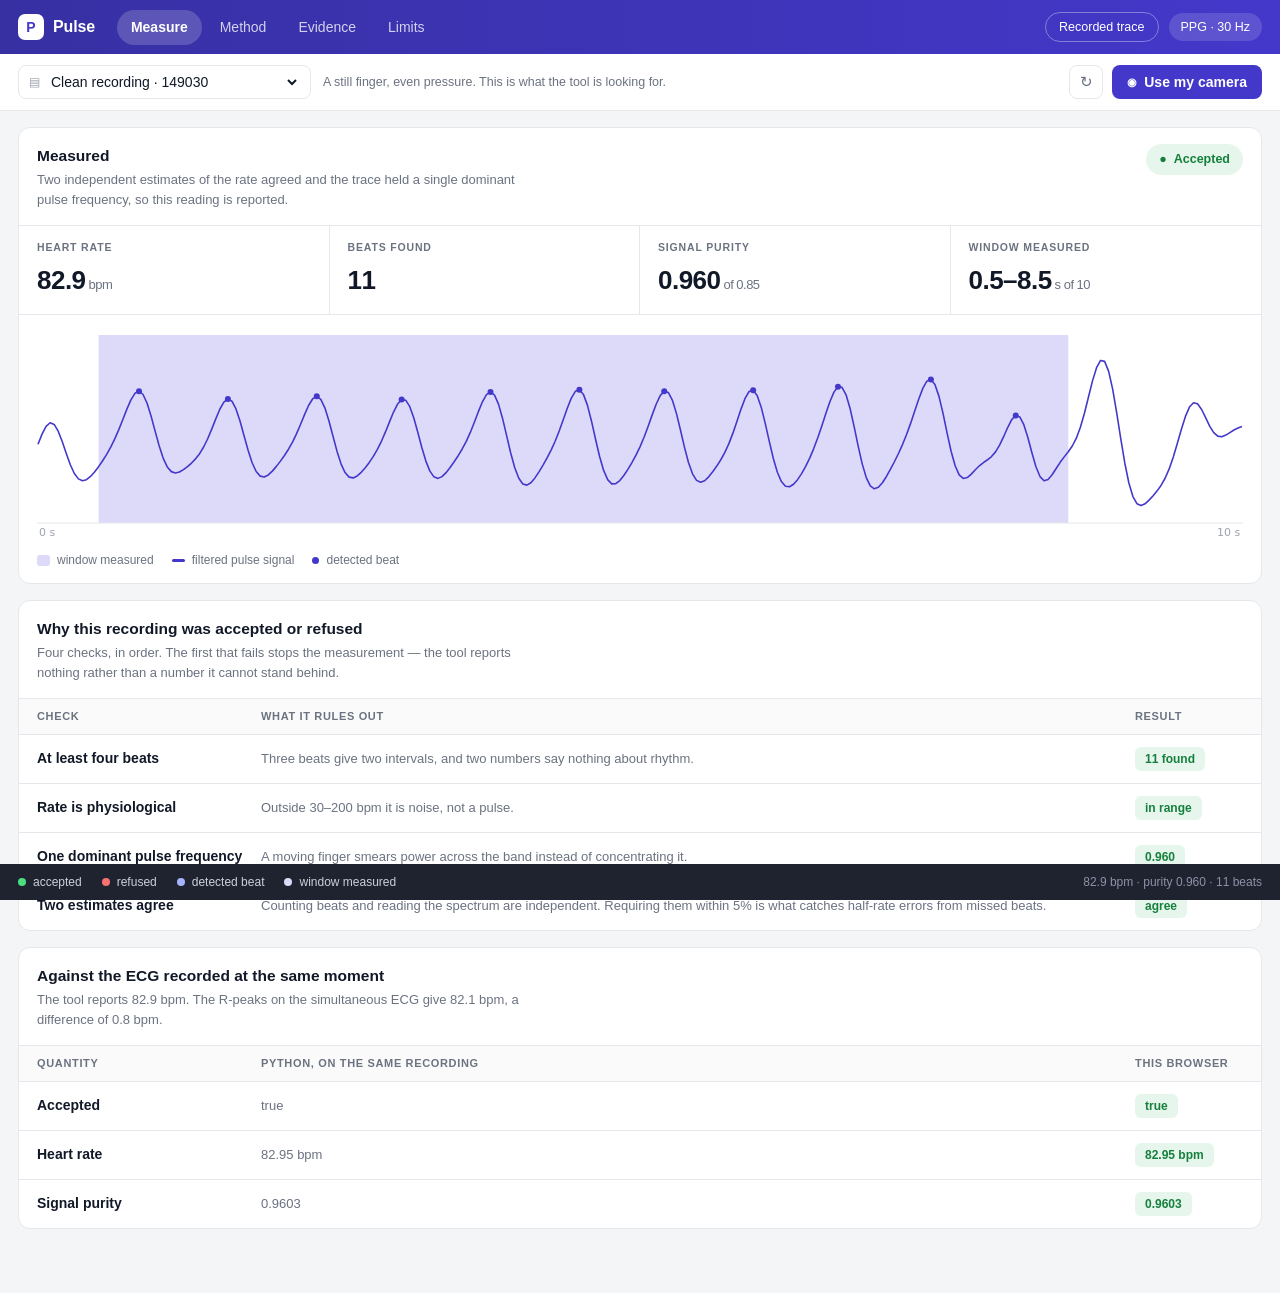
<file: web/index.html>
<!doctype html>
<html lang="en">
<head>
<meta charset="utf-8">
<meta name="viewport" content="width=device-width, initial-scale=1">
<title>Pulse — a pulse reading that knows when it is wrong</title>
<link rel="stylesheet" href="app.css">
</head>
<body>

<header class="bar">
  <div class="brand"><span class="mark">P</span><span class="word">Pulse</span></div>
  <nav class="tabs">
    <button data-view="measure" class="on">Measure</button>
    <button data-view="method">Method</button>
    <button data-view="evidence">Evidence</button>
    <button data-view="limits">Limits</button>
  </nav>
  <div class="bar-right">
    <span class="pill-ghost" id="srcpill">Recorded trace</span>
    <span class="chip">PPG · 30 Hz</span>
  </div>
</header>

<div class="toolbar">
  <div class="toolbar-left">
    <label class="select">
      <span class="select-icon">▤</span>
      <select id="sample"></select>
    </label>
    <span class="tool-note" id="toolnote">Four recordings from BUT PPG, each with a simultaneous ECG</span>
  </div>
  <div class="toolbar-right">
    <button class="btn-ghost" id="replay" title="Measure again">↻</button>
    <button class="btn-primary" id="camera"><span class="spark">◉</span> Use my camera</button>
  </div>
</div>

<main id="main"></main>

<footer class="status">
  <span class="legend"><i class="d-ok"></i> accepted</span>
  <span class="legend"><i class="d-no"></i> refused</span>
  <span class="legend"><i class="d-beat"></i> detected beat</span>
  <span class="legend"><i class="d-win"></i> window measured</span>
  <span class="status-right" id="statusright">nothing measured yet</span>
</footer>

<script type="module" src="app.js"></script>
</body>
</html>
</file>
<file: web/app.css>
:root {
  --indigo: #4338ca;
  --indigo-deep: #3730a3;
  --indigo-soft: #ede9fe;
  --lav: #ddd9f8;
  --page: #f4f5f7;
  --card: #ffffff;
  --line: #e5e7eb;
  --ink: #111827;
  --grey: #6b7280;
  --grey-2: #9ca3af;
  --ok: #15803d;
  --ok-bg: #e7f6ec;
  --warn: #b45309;
  --warn-bg: #fef3e2;
  --no: #b91c1c;
  --no-bg: #fdecec;
}

* { box-sizing: border-box; }

html, body {
  margin: 0;
  background: var(--page);
  color: var(--ink);
  font: 14px/1.5 -apple-system, BlinkMacSystemFont, "Segoe UI", Roboto, Helvetica, Arial, sans-serif;
}

/* ---------------------------------------------------------------- top bar */

.bar {
  display: flex;
  align-items: center;
  gap: 22px;
  padding: 0 18px;
  height: 54px;
  background: linear-gradient(90deg, var(--indigo-deep), var(--indigo));
  color: #fff;
}

.brand { display: flex; align-items: center; gap: 9px; }

.mark {
  display: grid;
  place-items: center;
  width: 26px; height: 26px;
  border-radius: 7px;
  background: #fff;
  color: var(--indigo);
  font-weight: 700;
  font-size: 14px;
}

.word { font-weight: 650; font-size: 16px; letter-spacing: -0.01em; }

.tabs { display: flex; gap: 4px; }

.tabs button {
  border: 0;
  background: transparent;
  color: rgba(255, 255, 255, 0.78);
  font: inherit;
  font-weight: 500;
  padding: 7px 14px;
  border-radius: 999px;
  cursor: pointer;
}

.tabs button:hover { color: #fff; background: rgba(255, 255, 255, 0.12); }
.tabs button.on { background: rgba(255, 255, 255, 0.18); color: #fff; font-weight: 600; }

.bar-right { margin-left: auto; display: flex; align-items: center; gap: 10px; }

.pill-ghost {
  padding: 5px 13px;
  border-radius: 999px;
  border: 1px solid rgba(255, 255, 255, 0.35);
  font-size: 12.5px;
  font-weight: 500;
}

.chip {
  padding: 5px 12px;
  border-radius: 999px;
  background: rgba(255, 255, 255, 0.14);
  font-size: 12.5px;
  font-variant-numeric: tabular-nums;
}

/* --------------------------------------------------------------- toolbar */

.toolbar {
  display: flex;
  align-items: center;
  gap: 12px;
  padding: 11px 18px;
  background: #fff;
  border-bottom: 1px solid var(--line);
}

.toolbar-left { display: flex; align-items: center; gap: 12px; min-width: 0; }
.toolbar-right { margin-left: auto; display: flex; align-items: center; gap: 9px; }

.select {
  display: inline-flex;
  align-items: center;
  gap: 7px;
  border: 1px solid var(--line);
  border-radius: 8px;
  padding: 0 10px;
  height: 34px;
  background: #fff;
}

.select-icon { color: var(--grey-2); font-size: 12px; }

.select select {
  border: 0;
  outline: 0;
  background: transparent;
  font: inherit;
  color: var(--ink);
  height: 32px;
  padding-right: 4px;
  cursor: pointer;
  max-width: 340px;
}

.tool-note { color: var(--grey); font-size: 12.5px; }

.btn-primary {
  display: inline-flex;
  align-items: center;
  gap: 7px;
  height: 34px;
  padding: 0 15px;
  border: 0;
  border-radius: 8px;
  background: var(--indigo);
  color: #fff;
  font: inherit;
  font-weight: 600;
  cursor: pointer;
}

.btn-primary:hover { background: var(--indigo-deep); }
.btn-primary:disabled { background: var(--grey-2); cursor: default; }
.spark { font-size: 11px; }

.btn-ghost {
  width: 34px; height: 34px;
  border: 1px solid var(--line);
  border-radius: 8px;
  background: #fff;
  color: var(--grey);
  font-size: 15px;
  cursor: pointer;
}

.btn-ghost:hover { color: var(--ink); border-color: var(--grey-2); }

/* ------------------------------------------------------------------ main */

main { padding: 16px 18px 64px; display: grid; gap: 16px; }

.card {
  background: var(--card);
  border: 1px solid var(--line);
  border-radius: 12px;
  overflow: hidden;
}

.card-head {
  display: flex;
  align-items: flex-start;
  gap: 16px;
  padding: 16px 18px;
}

.card-head h2 { margin: 0 0 3px; font-size: 15.5px; font-weight: 650; }
.card-head p { margin: 0; color: var(--grey); font-size: 13px; max-width: 70ch; }
.head-right { margin-left: auto; flex: none; }

.verdict {
  display: inline-flex;
  align-items: center;
  gap: 7px;
  padding: 6px 13px;
  border-radius: 999px;
  font-size: 12.5px;
  font-weight: 600;
}

.verdict.ok { background: var(--ok-bg); color: var(--ok); }
.verdict.no { background: var(--warn-bg); color: var(--warn); }

/* the divided stat strip */

.stats {
  display: grid;
  grid-template-columns: repeat(4, 1fr);
  border-top: 1px solid var(--line);
  border-bottom: 1px solid var(--line);
}

.stat { padding: 14px 18px; border-right: 1px solid var(--line); }
.stat:last-child { border-right: 0; }

.stat-k {
  font-size: 10.5px;
  letter-spacing: 0.08em;
  text-transform: uppercase;
  color: var(--grey);
  font-weight: 600;
}

.stat-v {
  margin-top: 5px;
  font-size: 26px;
  font-weight: 600;
  font-variant-numeric: tabular-nums;
  letter-spacing: -0.02em;
}

.stat-v.dim { color: var(--grey-2); }
.stat-u { font-size: 13px; color: var(--grey); font-weight: 500; margin-left: 3px; }

/* chart */

.plot { padding: 14px 18px 10px; }
.plot canvas { width: 100%; height: 210px; display: block; }

.plot-legend {
  display: flex;
  gap: 18px;
  padding: 2px 18px 14px;
  color: var(--grey);
  font-size: 12px;
}

.plot-legend span { display: inline-flex; align-items: center; gap: 7px; }
.sw { width: 13px; height: 3px; border-radius: 2px; background: var(--indigo); }
.sw.fill { height: 11px; background: var(--lav); border-radius: 3px; }
.sw.dot { width: 7px; height: 7px; border-radius: 50%; background: var(--indigo); }

/* the checks table */

.rows { border-top: 1px solid var(--line); }

.row-head {
  display: grid;
  grid-template-columns: 210px 1fr 108px;
  gap: 14px;
  padding: 9px 18px;
  background: #fafafa;
  border-bottom: 1px solid var(--line);
  color: var(--grey);
  font-size: 11px;
  letter-spacing: 0.06em;
  text-transform: uppercase;
  font-weight: 600;
}

.row {
  display: grid;
  grid-template-columns: 210px 1fr 108px;
  gap: 14px;
  padding: 12px 18px;
  border-bottom: 1px solid var(--line);
  align-items: center;
}

.row:last-child { border-bottom: 0; }
.row-name { font-weight: 550; }
.row-why { color: var(--grey); font-size: 13px; }

.tag {
  display: inline-block;
  padding: 3px 10px;
  border-radius: 6px;
  font-size: 12px;
  font-weight: 600;
  font-variant-numeric: tabular-nums;
}

.tag.pass { background: var(--ok-bg); color: var(--ok); }
.tag.fail { background: var(--no-bg); color: var(--no); }
.tag.skip { background: #f3f4f6; color: var(--grey-2); }

/* prose blocks for method / limits */

/* Long-form sections read as one narrow column on a phone and two on a desk,
   so a wide window does not leave half the card empty. */
.prose { padding: 4px 18px 20px; max-width: 78ch; }
.prose h3 { font-size: 14px; margin: 20px 0 7px; break-after: avoid; }
.prose h3:first-child { margin-top: 6px; }
.prose p { margin: 0 0 11px; color: #374151; break-inside: avoid; }
.prose ul { margin: 0 0 11px; padding-left: 19px; color: #374151; break-inside: avoid; }

@media (min-width: 1100px) {
  .prose { max-width: none; columns: 2; column-gap: 44px; }
  .prose section { break-inside: avoid; }
  .prose > :first-child { margin-top: 0; }
}
.prose li { margin-bottom: 5px; }
.prose code {
  background: #f3f4f6;
  padding: 1px 5px;
  border-radius: 4px;
  font-size: 12.5px;
  font-family: ui-monospace, SFMono-Regular, Menlo, monospace;
}

.callout {
  break-inside: avoid;
  border-left: 3px solid var(--indigo);
  background: #faf9ff;
  padding: 11px 14px;
  border-radius: 0 8px 8px 0;
  margin: 0 0 13px;
  color: #374151;
}

/* camera panel */

.cam { display: grid; grid-template-columns: 220px 1fr; gap: 18px; padding: 16px 18px; }
.cam video { width: 100%; border-radius: 10px; background: #111827; aspect-ratio: 3/4; object-fit: cover; }
.cam-note { color: var(--grey); font-size: 13px; }
.cam-note strong { color: var(--ink); }

.progress { height: 6px; background: var(--line); border-radius: 999px; overflow: hidden; margin: 12px 0 8px; }
.progress i { display: block; height: 100%; background: var(--indigo); width: 0; }

/* ---------------------------------------------------------- status bar */

.status {
  position: fixed;
  left: 0; right: 0; bottom: 0;
  display: flex;
  align-items: center;
  gap: 20px;
  padding: 0 18px;
  height: 36px;
  background: #1f2330;
  color: #cbd0dc;
  font-size: 12px;
}

.legend { display: inline-flex; align-items: center; gap: 7px; }
.legend i { width: 8px; height: 8px; border-radius: 50%; }
.d-ok { background: #4ade80; }
.d-no { background: #f87171; }
.d-beat { background: #a5b4fc; }
.d-win { background: #ddd9f8; }
.status-right { margin-left: auto; color: #8b93a7; font-variant-numeric: tabular-nums; }

@media (max-width: 860px) {
  .stats { grid-template-columns: repeat(2, 1fr); }
  .stat:nth-child(2) { border-right: 0; }
  .cam { grid-template-columns: 1fr; }
  .row, .row-head { grid-template-columns: 1fr 84px; }
  .row-why { display: none; }
  .tabs button { padding: 7px 10px; }
  .tool-note { display: none; }
}
</file>
